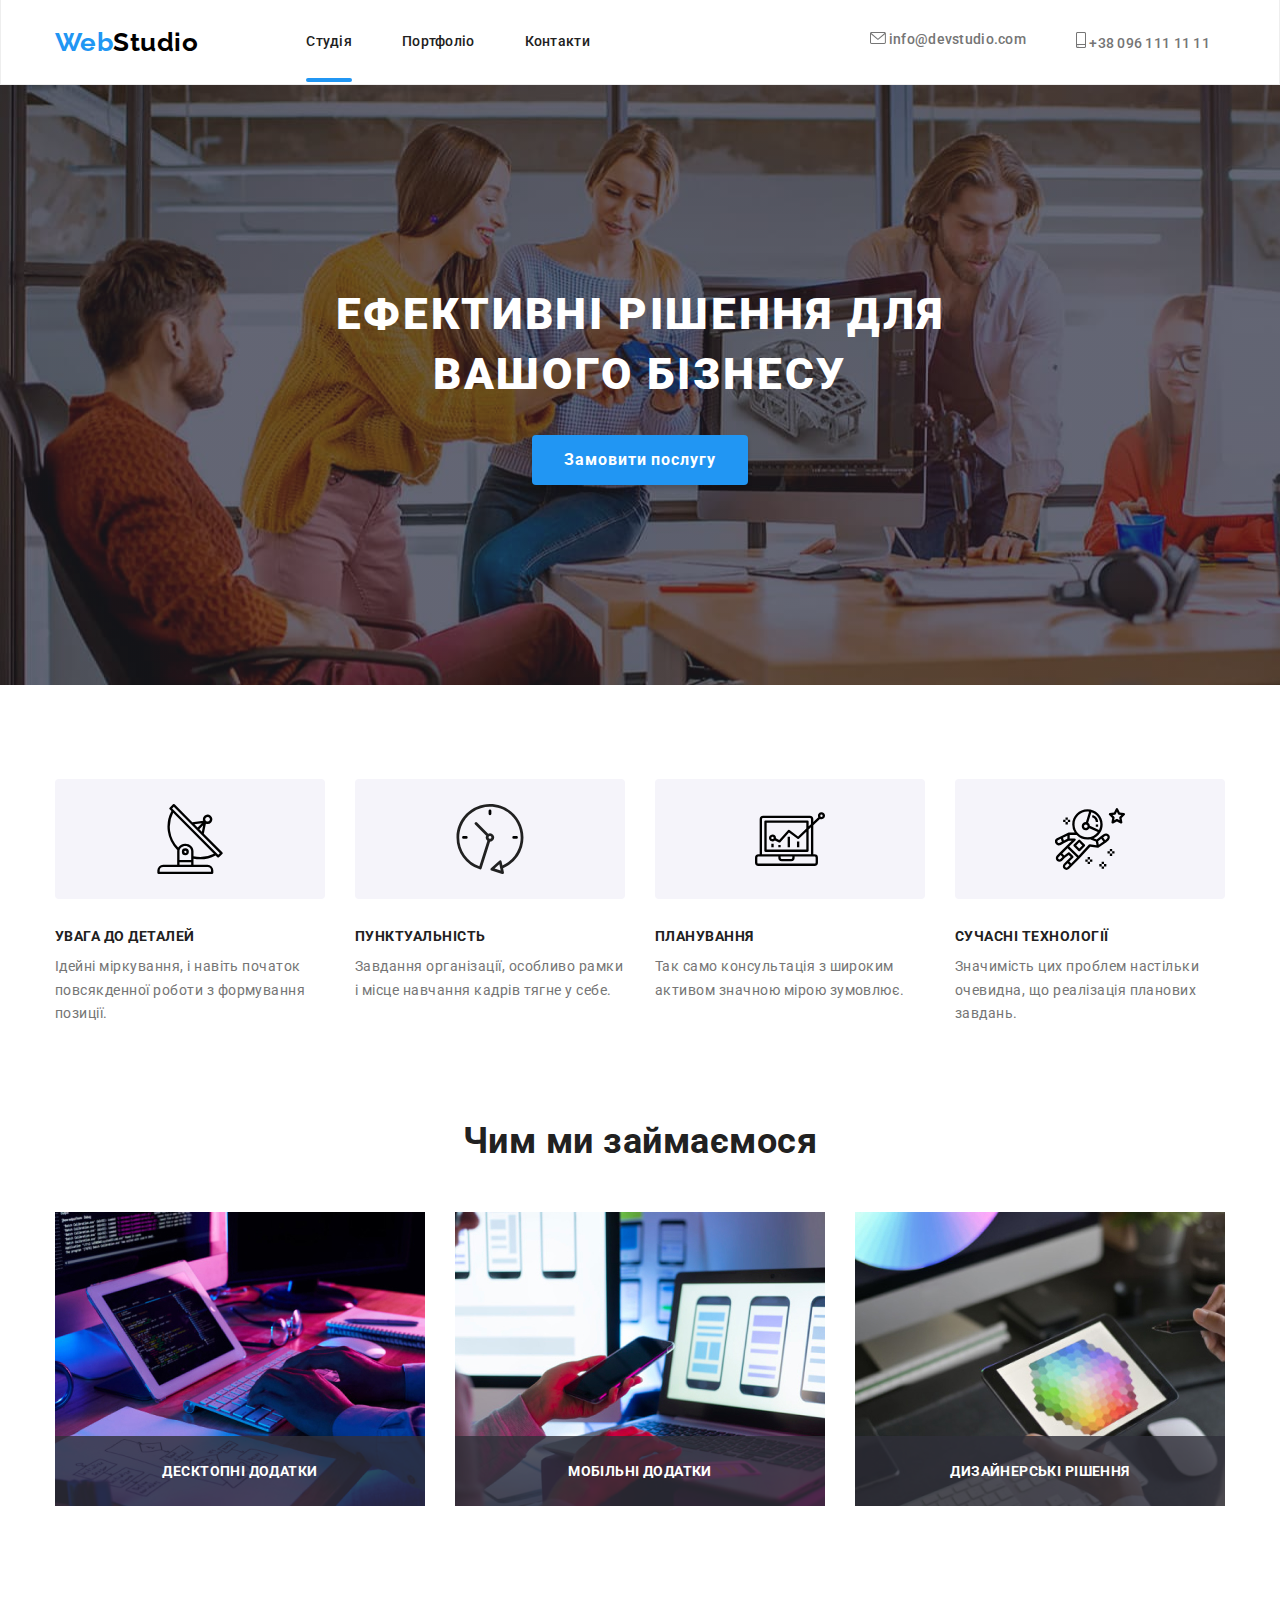
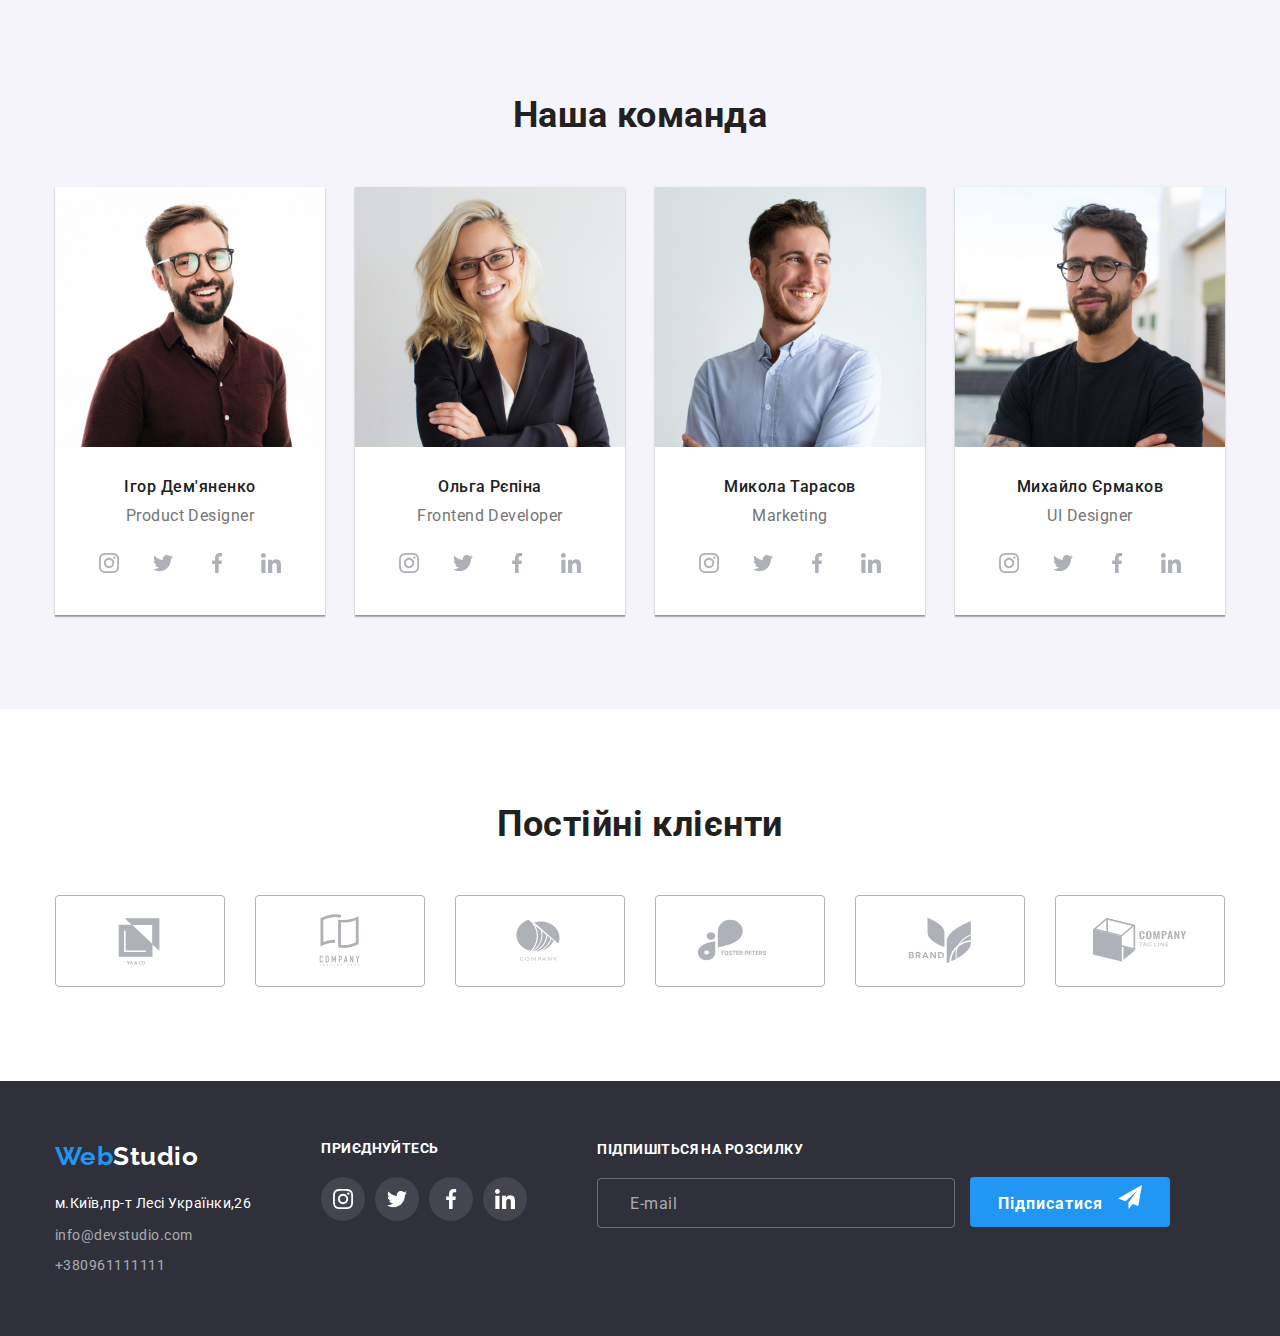
<file: index.html>
<!DOCTYPE html>
<html lang="uk">
  <head>
    <meta charset="UTF-8" />
    <meta http-equiv="X-UA-Compatible" content="IE=edge" />
    <meta name="viewport" content="width=device-width, initial-scale=1.0" />
    <title>Студія</title>
    <link rel="preconnect" href="https://fonts.googleapis.com" />
    <link rel="preconnect" href="https://fonts.gstatic.com" crossorigin />
    <link
      href="https://fonts.googleapis.com/css2?family=Raleway:wght@700&family=Roboto:wght@400;500;700;900&display=swap"
      rel="stylesheet"
    />
    <link
      rel="stylesheet"
      href="https://cdnjs.cloudflare.com/ajax/libs/modern-normalize/1.1.0/modern-normalize.min.css"
    />
    <link rel="stylesheet" href="css/styles.css" />
    <link rel="stylesheet" href="./css/main.min.css" />
  </head>
  <body>
    <header class="header">
      <div class="container header__container">
        <a href="./index.html" class="logo header__logo"
          >Web<span class="blackstudio">Studio</span></a
        >
        <nav class="container main-nav">
          <ul class="site-nav">
            <li class="site-nav__item">
              <a href="./index.html" class="site-nav__link link current"
                >Студія</a
              >
            </li>
            <li class="site-nav__item">
              <a href="./portfolio.html" class="site-nav__link link"
                >Портфоліо</a
              >
            </li>
            <li class="site-nav__item">
              <a href="./index.html" class="site-nav__link link">Контакти</a>
            </li>
          </ul>
          <ul class="auto-nav">
            <li class="auto-nav__item">
              <a href="mailto:info@devstudio.com" class="auto-nav__link link">
                <svg class="auto-nav__mail link" width="16" height="12">
                  <use href="./images/icons.svg#icon-envelope"></use>
                </svg>
                info@devstudio.com</a
              >
            </li>
            <li class="auto-nav__item">
              <a href="tel:+380961111111" class="auto-nav__link link">
                <svg class="auto-nav__tel link" width="10" height="16">
                  <use href="./images/icons.svg#icon-smartphone"></use>
                </svg>
                +38 096 111 11 11</a
              >
            </li>
          </ul>
        </nav>
      </div>
    </header>

    <main class="main">
      <section class="hero">
        <div class="container hero__container">
          <h1 class="hero__title">ЕФЕКТИВНІ РІШЕННЯ ДЛЯ ВАШОГО БІЗНЕСУ</h1>
          <button type="button" class="hero__button-primary" data-modal-open>
            Замовити послугу
          </button>
        </div>
      </section>

      <section class="feature">
        <div class="container feature__container">
          <h2 class="feature__visually-hidden">Особливості</h2>
          <ul class="feature-list">
            <li class="feature-list__item">
              <div class="feature-list__soc-list">
                <a href="" class="feature-list__soc-link link">
                  <svg class="feature-list__soc-icon" width="70" height="70">
                    <use href="./images/icons.svg#icon-antenna"></use>
                  </svg>
                </a>
              </div>
              <h3 class="feature-list__list-name">УВАГА ДО ДЕТАЛЕЙ</h3>
              <p class="feature-list__sense">
                Ідейні міркування, і навіть початок повсякденної роботи з
                формування позиції.
              </p>
            </li>
            <li class="feature-list__item">
              <div class="feature-list__soc-list">
                <a href="" class="feature-list__soc-link link">
                  <svg class="feature-list__soc-icon" width="70" height="70">
                    <use href="./images/icons.svg#icon-clock"></use>
                  </svg>
                </a>
              </div>
              <h3 class="feature-list__list-name">ПУНКТУАЛЬНІСТЬ</h3>
              <p class="feature-list__sense">
                Завдання організації, особливо рамки і місце навчання кадрів
                тягне у себе.
              </p>
            </li>
            <li class="feature-list__item">
              <div class="feature-list__soc-list">
                <a href="" class="feature-list__soc-link link">
                  <svg class="feature-list__soc-icon" width="70" height="70">
                    <use href="./images/icons.svg#icon-diagram"></use>
                  </svg>
                </a>
              </div>
              <h3 class="feature-list__list-name">ПЛАНУВАННЯ</h3>
              <p class="feature-list__sense">
                Так само консультація з широким активом значною мірою зумовлює.
              </p>
            </li>
            <li class="feature-list__item">
              <div class="feature-list__soc-list">
                <a href="" class="feature-list__soc-link link">
                  <svg class="feature-list__soc-icon" width="70" height="70">
                    <use href="./images/icons.svg#icon-astronaut"></use>
                  </svg>
                </a>
              </div>
              <h3 class="feature-list__list-name">СУЧАСНІ ТЕХНОЛОГІЇ</h3>
              <p class="feature-list__sense">
                Значимість цих проблем настільки очевидна, що реалізація
                планових завдань.
              </p>
            </li>
          </ul>
        </div>
      </section>

      <section class="section">
        <div class="container">
          <h2 class="section-title">Чим ми займаємося</h2>
          <ul class="images-list">
            <li class="images-list-box">
              <div class="images-top">
                <img
                  src="images/box1.jpg"
                  alt="box1"
                  width="370"
                  height="294"
                />
                <div class="images-bottom">
                  <p class="work-title">ДЕСКТОПНІ ДОДАТКИ</p>
                </div>
              </div>
            </li>
            <li class="images-list-box">
              <div class="images-top">
                <img
                  src="images/box2.jpg"
                  alt="box2"
                  width="370"
                  height="294"
                />
                <div class="images-bottom">
                  <p class="work-title">МОБІЛЬНІ ДОДАТКИ</p>
                </div>
              </div>
            </li>
            <li class="images-list-box">
              <div class="images-top">
                <img
                  src="images/box3.jpg"
                  alt="box3"
                  width="370"
                  height="294"
                />
                <div class="images-bottom">
                  <p class="work-title">ДИЗАЙНЕРСЬКІ РІШЕННЯ</p>
                </div>
              </div>
            </li>
          </ul>
        </div>
      </section>

      <section class="team">
        <div class="container">
          <h2 class="section-title">Наша команда</h2>
          <ul class="team-list">
            <li class="team-list-list">
              <img
                src="images/igordemianenko.jpg"
                alt="igordemianenko"
                width="270"
                height="260"
              />
              <div class="name-position">
                <h3 class="name">Ігор Дем'яненко</h3>
                <p class="position">Product Designer</p>
              </div>
              <ul class="team-soc-list list">
                <li class="team-soc-item">
                  <a href="" class="team-soc-link link">
                    <svg class="team-soc-icon" width="20" height="20">
                      <use href="./images/icons.svg#icon-instagram"></use>
                    </svg>
                  </a>
                </li>
                <li class="team-soc-item">
                  <a href="" class="team-soc-link link">
                    <svg class="team-soc-icon" width="20" height="20">
                      <use href="./images/icons.svg#icon-twitter"></use>
                    </svg>
                  </a>
                </li>
                <li class="team-soc-item">
                  <a href="" class="team-soc-link link">
                    <svg class="team-soc-icon" width="20" height="20">
                      <use href="./images/icons.svg#icon-facebook"></use>
                    </svg>
                  </a>
                </li>
                <li class="team-soc-item">
                  <a href="" class="team-soc-link link">
                    <svg class="team-soc-icon" width="20" height="20">
                      <use href="./images/icons.svg#icon-linkedin"></use>
                    </svg>
                  </a>
                </li>
              </ul>
            </li>
            <li class="team-list-list">
              <img
                src="images/olgarepina.jpg"
                alt="olgarepina"
                width="270"
                height="260"
              />
              <div class="name-position">
                <h3 class="name">Ольга Рєпіна</h3>
                <p class="position">Frontend Developer</p>
              </div>
              <ul class="team-soc-list list">
                <li class="team-soc-item">
                  <a href="" class="team-soc-link link">
                    <svg class="team-soc-icon" width="20" height="20">
                      <use href="./images/icons.svg#icon-instagram"></use>
                    </svg>
                  </a>
                </li>
                <li class="team-soc-item">
                  <a href="" class="team-soc-link link">
                    <svg class="team-soc-icon" width="20" height="20">
                      <use href="./images/icons.svg#icon-twitter"></use>
                    </svg>
                  </a>
                </li>
                <li class="team-soc-item">
                  <a href="" class="team-soc-link link">
                    <svg class="team-soc-icon" width="20" height="20">
                      <use href="./images/icons.svg#icon-facebook"></use>
                    </svg>
                  </a>
                </li>
                <li class="team-soc-item">
                  <a href="" class="team-soc-link link">
                    <svg class="team-soc-icon" width="20" height="20">
                      <use href="./images/icons.svg#icon-linkedin"></use>
                    </svg>
                  </a>
                </li>
              </ul>
            </li>
            <li class="team-list-list">
              <img
                src="images/mykolatarasov.jpg"
                alt="mykolatarasov"
                width="270"
                height="260"
              />
              <div class="name-position">
                <h3 class="name">Микола Тарасов</h3>
                <p class="position">Marketing</p>
              </div>
              <ul class="team-soc-list list">
                <li class="team-soc-item">
                  <a href="" class="team-soc-link link">
                    <svg class="team-soc-icon" width="20" height="20">
                      <use href="./images/icons.svg#icon-instagram"></use>
                    </svg>
                  </a>
                </li>
                <li class="team-soc-item">
                  <a href="" class="team-soc-link link">
                    <svg class="team-soc-icon" width="20" height="20">
                      <use href="./images/icons.svg#icon-twitter"></use>
                    </svg>
                  </a>
                </li>
                <li class="team-soc-item">
                  <a href="" class="team-soc-link link">
                    <svg class="team-soc-icon" width="20" height="20">
                      <use href="./images/icons.svg#icon-facebook"></use>
                    </svg>
                  </a>
                </li>
                <li class="team-soc-item">
                  <a href="" class="team-soc-link link">
                    <svg class="team-soc-icon" width="20" height="20">
                      <use href="./images/icons.svg#icon-linkedin"></use>
                    </svg>
                  </a>
                </li>
              </ul>
            </li>
            <li class="team-list-list">
              <img
                src="images/myhailoyermakov.jpg"
                alt="myhailoyermakov"
                width="270"
                height="260"
              />
              <div class="name-position">
                <h3 class="name">Михайло Єрмаков</h3>
                <p class="position">UI Designer</p>
              </div>
              <ul class="team-soc-list list">
                <li class="team-soc-item">
                  <a href="" class="team-soc-link link">
                    <svg class="team-soc-icon" width="20" height="20">
                      <use href="./images/icons.svg#icon-instagram"></use>
                    </svg>
                  </a>
                </li>
                <li class="team-soc-item">
                  <a href="" class="team-soc-link link">
                    <svg class="team-soc-icon" width="20" height="20">
                      <use href="./images/icons.svg#icon-twitter"></use>
                    </svg>
                  </a>
                </li>
                <li class="team-soc-item">
                  <a href="" class="team-soc-link link">
                    <svg class="team-soc-icon" width="20" height="20">
                      <use href="./images/icons.svg#icon-facebook"></use>
                    </svg>
                  </a>
                </li>
                <li class="team-soc-item">
                  <a href="" class="team-soc-link link">
                    <svg class="team-soc-icon" width="20" height="20">
                      <use href="./images/icons.svg#icon-linkedin"></use>
                    </svg>
                  </a>
                </li>
              </ul>
            </li>
          </ul>
        </div>
      </section>

      <section class="section">
        <div class="container">
          <h2 class="client-title">Постійні клієнти</h2>
          <ul class="clients">
            <li class="client-soc-list">
              <a href="" class="client-soc-link link">
                <svg class="client-soc-icon" width="106" height="60">
                  <use href="./images/icons.svg#icon-logo"></use>
                </svg>
              </a>
            </li>
            <li class="client-soc-list">
              <a href="" class="client-soc-link link">
                <svg class="client-soc-icon" width="106" height="60">
                  <use href="./images/icons.svg#icon-logo1"></use>
                </svg>
              </a>
            </li>
            <li class="client-soc-list">
              <a href="" class="client-soc-link link">
                <svg class="client-soc-icon" width="106" height="60">
                  <use href="./images/icons.svg#icon-logo2"></use>
                </svg>
              </a>
            </li>
            <li class="client-soc-list">
              <a href="" class="client-soc-link link">
                <svg class="client-soc-icon" width="106" height="60">
                  <use href="./images/icons.svg#icon-logo4"></use>
                </svg>
              </a>
            </li>
            <li class="client-soc-list">
              <a href="" class="client-soc-link link">
                <svg class="client-soc-icon" width="106" height="60">
                  <use href="./images/icons.svg#icon-logo6"></use>
                </svg>
              </a>
            </li>
            <li class="client-soc-list">
              <a href="" class="client-soc-link link">
                <svg class="client-soc-icon" width="106" height="60">
                  <use href="./images/icons.svg#icon-logo5"></use>
                </svg>
              </a>
            </li>
          </ul>
        </div>
      </section>
    </main>

    <footer class="footer">
      <div class="container container-brand">
        <div class="contacts-information">
          <a href="/index.html" class="logo"
            >Web<span class="whitestudio">Studio</span></a
          >
          <address class="contacts-address">
            <ul class="address-title">
              <li class="address-title-link">
                <a href="/" class="link-footer-form"
                  >м.Київ,пр-т Лесі Українки,26</a
                >
              </li>
              <li class="address-title-link">
                <a href="mailto:info@devstudio.com" class="link-footer"
                  >info@devstudio.com</a
                >
              </li>
              <li class="address-title-link">
                <a href="tel:+380961111111" class="link-footer"
                  >+380961111111</a
                >
              </li>
            </ul>
          </address>
        </div>
        <div class="information">
          <h2 class="footer-nav-title">Приєднуйтесь</h2>
          <ul class="social-information">
            <li class="footer-soc-list">
              <a href="" class="footer-soc-link link">
                <svg class="footer-soc-icon" width="20" height="20">
                  <use href="./images/icons.svg#icon-instagramfooter"></use>
                </svg>
              </a>
            </li>
            <li class="footer-soc-list">
              <a href="" class="footer-soc-link link">
                <svg class="footer-soc-icon" width="20" height="20">
                  <use href="./images/icons.svg#icon-twitterfooter"></use>
                </svg>
              </a>
            </li>
            <li class="footer-soc-list">
              <a href="" class="footer-soc-link link">
                <svg class="footer-soc-icon" width="20" height="20">
                  <use href="./images/icons.svg#icon-facebookfooter"></use>
                </svg>
              </a>
            </li>
            <li class="footer-soc-list">
              <a href="" class="footer-soc-link link">
                <svg class="footer-soc-icon" width="20" height="20">
                  <use href="./images/icons.svg#icon-linkedinfooter"></use>
                </svg>
              </a>
            </li>
          </ul>
        </div>

        <div class="modal-footer">
          <p class="modal-footer-title">ПІДПИШІТЬСЯ НА РОЗСИЛКУ</p>
          <form class="footer-modal-form">
            <label class="footer-modal-label">
              <input
                type="text"
                class="footer-modal-input"
                name="user-mail"
                placeholder="E-mail"
              />
            </label>

            <button class="footer-submit" type="submit">
              Підписатися
              <svg class="footer-icon-send" width="24" height="24">
                <use href="./images/icons.svg#icon-send"></use>
              </svg>
            </button>
          </form>
        </div>
      </div>
    </footer>
    <div class="backdrop is-hidden" data-modal>
      <div class="modal">
        <button class="close-btn" type="button">
          <svg class="close-btn-svg" width="30" height="30" data-modal-close>
            <use href="./images/icons.svg#icon-close"></use>
          </svg>
        </button>

        <p class="modal-title">Залиште свої дані, ми вам передзвонимо</p>
        <form class="modal-form">
          <div class="modal-list">
            <label class="modal-label"
              ><span class="modal-field">Ім'я</span>
              <span class="input-wrap">
                <input type="text" class="modal-input" name="user-name" />
                <svg class="input-icon" width="18" height="18">
                  <use href="./images/icons.svg#icon-person"></use>
                </svg>
              </span>
            </label>
          </div>

          <div class="modal-list">
            <label class="modal-label"
              ><span class="modal-field">Телефон</span>
              <span class="input-wrap">
                <input type="text" class="modal-input" name="user-tel" />
                <svg class="input-icon" width="18" height="18">
                  <use href="./images/icons.svg#icon-phone"></use>
                </svg>
              </span>
            </label>
          </div>
          <div class="modal-list">
            <label class="modal-label"
              ><span class="modal-field">Пошта</span>
              <span class="input-wrap">
                <input type="text" class="modal-input" name="user-mail" />
                <svg class="input-icon" width="18" height="18">
                  <use href="./images/icons.svg#icon-email"></use>
                </svg>
              </span>
            </label>
          </div>
          <div class="modal-list">
            <label class="modal-label"
              ><span class="modal-field">Коментар</span>
              <textarea
                name="user-coment"
                id="user-comment"
                class="modal-text"
                placeholder="Введіть текст"
                cols="30"
                rows="10"
              ></textarea>
            </label>
          </div>
          <input
            type="checkbox"
            class="input-check visually-hidden"
            name="privacy"
            value="true"
            id="privacy"
          />
          <label for="privacy" class="check-text">
            <span>
              <svg class="check-icon" width="16" height="15">
                <use href="./images/icons.svg#icon-vector"></use>
              </svg>
            </span>
            Погоджуюся з розсилкою та приймаю
            <a class="register-form-link" href="">Умови договору</a>
          </label>

          <button class="modal-submit" type="submit">Відправити</button>
        </form>
      </div>
    </div>
    <script src="./js/modal.js"></script>
  </body>
</html>
</file>
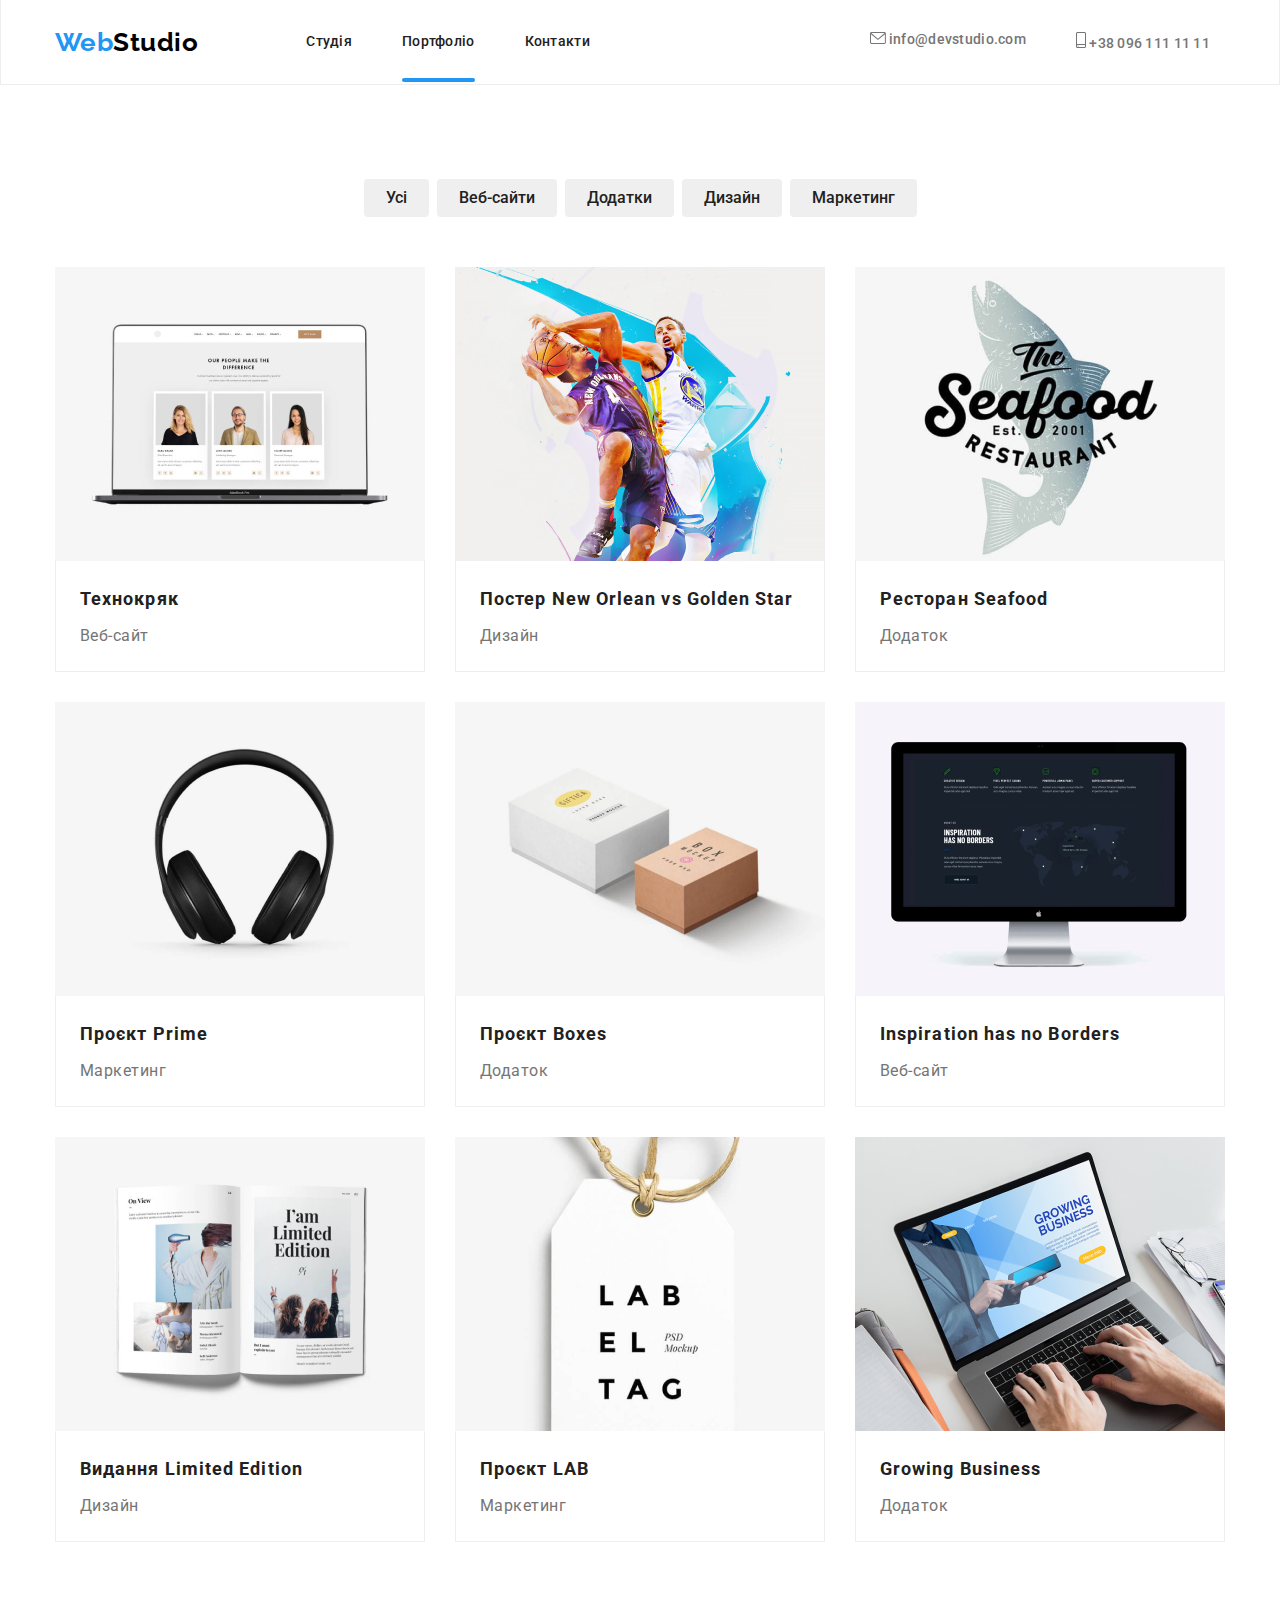
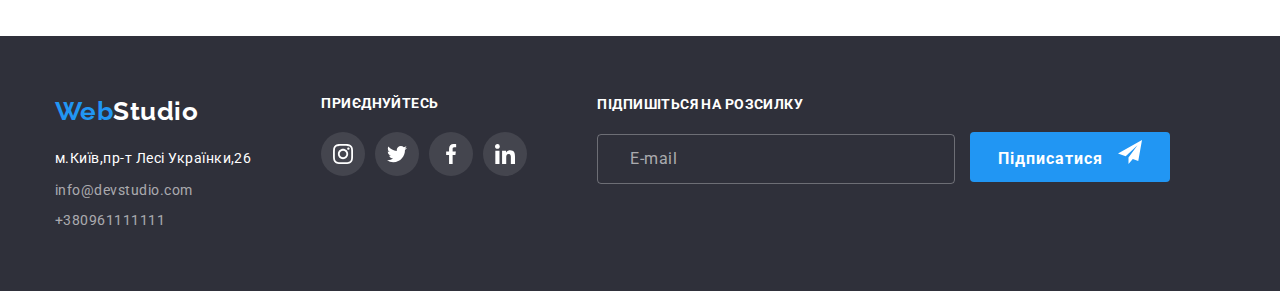
<file: portfolio.html>
<!DOCTYPE html>
<html lang="uk">
  <head>
    <meta charset="UTF-8" />
    <meta http-equiv="X-UA-Compatible" content="IE=edge" />
    <meta name="viewport" content="width=device-width, initial-scale=1.0" />
    <title>Портфоліо</title>
    <link rel="preconnect" href="https://fonts.googleapis.com" />
    <link rel="preconnect" href="https://fonts.gstatic.com" crossorigin />
    <link
      href="https://fonts.googleapis.com/css2?family=Raleway:wght@700&family=Roboto:wght@400;500;700;900&display=swap"
      rel="stylesheet"
    />
    <link
      rel="stylesheet"
      href="https://cdnjs.cloudflare.com/ajax/libs/modern-normalize/1.1.0/modern-normalize.min.css"
    />
    <link rel="stylesheet" href="css/styles.css" />
    <link rel="stylesheet" href="./css/main.min.css" />
  </head>
  <body>
    <header class="header">
      <div class="container header__container">
        <a href="./index.html" class="logo header__logo"
          >Web<span class="blackstudio">Studio</span></a
        >
        <nav class="container main-nav">
          <ul class="site-nav">
            <li class="site-nav__item">
              <a href="./index.html" class="site-nav__link link "
                >Студія</a
              >
            </li>
            <li class="site-nav__item">
              <a href="./portfolio.html" class="site-nav__link link current"
                >Портфоліо</a
              >
            </li>
            <li class="site-nav__item">
              <a href="./index.html" class="site-nav__link link">Контакти</a>
            </li>
          </ul>
          <ul class="auto-nav">
            <li class="auto-nav__item">
              <a href="mailto:info@devstudio.com" class="auto-nav__link link">
                <svg class="auto-nav__mail link" width="16" height="12">
                  <use href="./images/icons.svg#icon-envelope"></use>
                </svg>
                info@devstudio.com</a
              >
            </li>
            <li class="auto-nav__item">
              <a href="tel:+380961111111" class="auto-nav__link link">
                <svg class="auto-nav__tel link" width="10" height="16">
                  <use href="./images/icons.svg#icon-smartphone"></use>
                </svg>
                +38 096 111 11 11</a
              >
            </li>
          </ul>
        </nav>
      </div>
    </header>

    <main class="main">
      <section class="navigation">
        <div class="container">
          <h2 class="visually-hidden">Навігація</h2>
          <ul class="buttons">
            <li class="buttons-list">
              <button type="button" class="button secondary">Усі</button>
            </li>
            <li class="buttons-list">
              <button type="button" class="button secondary">Веб-сайти</button>
            </li>
            <li class="buttons-list">
              <button type="button" class="button secondary">Додатки</button>
            </li>
            <li class="buttons-list">
              <button type="button" class="button secondary">Дизайн</button>
            </li>
            <li class="buttons-list">
              <button type="button" class="button secondary">Маркетинг</button>
            </li>
          </ul>

          <ul class="project-list">
            <li class="project-list-list">
              <div class="project-top-wrap">
                <img
                  src="images/tehnokriak.jpg"
                  alt="tehnokriak"
                  width="370"
                  height="294"
                />
                <p class="project-top-text">
                  Ресурс пропонує комплесні пропозиції з різним рівнем
                  функціоналу та сервісів. Все це дозволить відвідувачу отримати
                  вичерпні відомості про компанію чи приватну особу.
                </p>
              </div>
              <div class="project-position">
                <h3 class="project-title">Технокряк</h3>
                <p class="title">Веб-сайт</p>
              </div>
            </li>
            <li class="project-list-list">
              <div class="project-top-wrap">
                <img
                  src="images/posterneworlean.jpg"
                  alt="posterneworlean"
                  width="370"
                  height="294"
                />
                <p class="project-top-text">
                  Ресурс пропонує комплесні пропозиції з різним рівнем
                  функціоналу та сервісів. Все це дозволить відвідувачу отримати
                  вичерпні відомості про компанію чи приватну особу.
                </p>
              </div>
              <div class="project-position">
                <h3 class="project-title">Постер New Orlean vs Golden Star</h3>
                <p class="title">Дизайн</p>
              </div>
            </li>
            <li class="project-list-list">
              <div class="project-top-wrap">
                <img
                  src="images/seafood.jpg"
                  alt="seafood"
                  width="370"
                  height="294"
                />
                <p class="project-top-text">
                  Ресурс пропонує комплесні пропозиції з різним рівнем
                  функціоналу та сервісів. Все це дозволить відвідувачу отримати
                  вичерпні відомості про компанію чи приватну особу.
                </p>
              </div>
              <div class="project-position">
                <h3 class="project-title">Ресторан Seafood</h3>
                <p class="title">Додаток</p>
              </div>
            </li>
            <li class="project-list-list">
              <div class="project-top-wrap">
                <img
                  src="images/projectprime.jpg"
                  alt="projectprime"
                  width="370"
                  height="294"
                />
                <p class="project-top-text">
                  Ресурс пропонує комплесні пропозиції з різним рівнем
                  функціоналу та сервісів. Все це дозволить відвідувачу отримати
                  вичерпні відомості про компанію чи приватну особу.
                </p>
              </div>
              <div class="project-position">
                <h3 class="project-title">Проєкт Prime</h3>
                <p class="title">Маркетинг</p>
              </div>
            </li>
            <li class="project-list-list">
              <div class="project-top-wrap">
                <img
                  src="images/projectboxes.jpg"
                  alt="projectboxes"
                  width="370"
                  height="294"
                />
                <p class="project-top-text">
                  Ресурс пропонує комплесні пропозиції з різним рівнем
                  функціоналу та сервісів. Все це дозволить відвідувачу отримати
                  вичерпні відомості про компанію чи приватну особу.
                </p>
              </div>
              <div class="project-position">
                <h3 class="project-title">Проєкт Boxes</h3>
                <p class="title">Додаток</p>
              </div>
            </li>
            <li class="project-list-list">
              <div class="project-top-wrap">
                <img
                  src="images/inspiration.jpg"
                  alt="inspiration"
                  width="370"
                  height="294"
                />
                <p class="project-top-text">
                  Ресурс пропонує комплесні пропозиції з різним рівнем
                  функціоналу та сервісів. Все це дозволить відвідувачу отримати
                  вичерпні відомості про компанію чи приватну особу.
                </p>
              </div>
              <div class="project-position">
                <h3 class="project-title">Inspiration has no Borders</h3>
                <p class="title">Веб-сайт</p>
              </div>
            </li>
            <li class="project-list-list">
              <div class="project-top-wrap">
                <img
                  src="images/limitededition.jpg"
                  alt="limitededition"
                  width="370"
                  height="294"
                />
                <p class="project-top-text">
                  Ресурс пропонує комплесні пропозиції з різним рівнем
                  функціоналу та сервісів. Все це дозволить відвідувачу отримати
                  вичерпні відомості про компанію чи приватну особу.
                </p>
              </div>
              <div class="project-position">
                <h3 class="project-title">Видання Limited Edition</h3>
                <p class="title">Дизайн</p>
              </div>
            </li>
            <li class="project-list-list">
              <div class="project-top-wrap">
                <img
                  src="images/projectlab.jpg"
                  alt="projectlab"
                  width="370"
                  height="294"
                />
                <p class="project-top-text">
                  Ресурс пропонує комплесні пропозиції з різним рівнем
                  функціоналу та сервісів. Все це дозволить відвідувачу отримати
                  вичерпні відомості про компанію чи приватну особу.
                </p>
              </div>
              <div class="project-position">
                <h3 class="project-title">Проєкт LAB</h3>
                <p class="title">Маркетинг</p>
              </div>
            </li>
            <li class="project-list-list">
              <div class="project-top-wrap">
                <img
                  src="images/growingbusiness.jpg"
                  alt="growingbusiness"
                  width="370"
                  height="294"
                />
                <p class="project-top-text">
                  Ресурс пропонує комплесні пропозиції з різним рівнем
                  функціоналу та сервісів. Все це дозволить відвідувачу отримати
                  вичерпні відомості про компанію чи приватну особу.
                </p>
              </div>
              <div class="project-position">
                <h3 class="project-title">Growing Business</h3>
                <p class="title">Додаток</p>
              </div>
            </li>
          </ul>
        </div>
      </section>
    </main>

    <footer class="footer">
      <div class="container container-brand">
        <div class="contacts-information">
          <a href="/index.html" class="logo"
            >Web<span class="whitestudio">Studio</span></a
          >
          <address class="contacts-address">
            <ul class="address-title">
              <li class="address-title-link">
                <a href="/" class="link-footer-form"
                  >м.Київ,пр-т Лесі Українки,26</a
                >
              </li>
              <li class="address-title-link">
                <a href="mailto:info@devstudio.com" class="link-footer"
                  >info@devstudio.com</a
                >
              </li>
              <li class="address-title-link">
                <a href="tel:+380961111111" class="link-footer"
                  >+380961111111</a
                >
              </li>
            </ul>
          </address>
        </div>
        <div class="information">
          <h2 class="footer-nav-title">Приєднуйтесь</h2>
          <ul class="social-information">
            <li class="footer-soc-list">
              <a href="" class="footer-soc-link link">
                <svg class="footer-soc-icon" width="20" height="20">
                  <use href="./images/icons.svg#icon-instagramfooter"></use>
                </svg>
              </a>
            </li>
            <li class="footer-soc-list">
              <a href="" class="footer-soc-link link">
                <svg class="footer-soc-icon" width="20" height="20">
                  <use href="./images/icons.svg#icon-twitterfooter"></use>
                </svg>
              </a>
            </li>
            <li class="footer-soc-list">
              <a href="" class="footer-soc-link link">
                <svg class="footer-soc-icon" width="20" height="20">
                  <use href="./images/icons.svg#icon-facebookfooter"></use>
                </svg>
              </a>
            </li>
            <li class="footer-soc-list">
              <a href="" class="footer-soc-link link">
                <svg class="footer-soc-icon" width="20" height="20">
                  <use href="./images/icons.svg#icon-linkedinfooter"></use>
                </svg>
              </a>
            </li>
          </ul>
        </div>
        <div class="modal-footer">
          <p class="modal-footer-title">ПІДПИШІТЬСЯ НА РОЗСИЛКУ</p>
          <form class="footer-modal-form">
            <label class="footer-modal-label">
              <input
                type="text"
                class="footer-modal-input"
                name="user-mail"
                placeholder="E-mail"
              />
            </label>

            <button class="footer-submit" type="submit">
              Підписатися
              <svg class="footer-icon-send" width="24" height="24">
                <use href="./images/icons.svg#icon-send"></use>
              </svg>
            </button>
          </form>
        </div>
      </div>
    </footer>
  </body>
</html>
</file>
<file: css/styles.css>
/*general*/
















                                    /*index.html*/












                                /*portfolio.html*/
</file>
<file: css/main.min.css>
*{list-style:none;box-sizing:border-box}p,h1,h2,h3,h4,h5,h6{margin:0}ul,ol{margin:0;padding-left:0;list-style:none}button{cursor:pointer;font-family:inherit}address{font-style:normal}a{text-decoration:none}img{display:block}:root{--primary-text-color: #212121;--title-text-color: #757575;--accent-color: #2196F3;--primary-bg-color: #F5F4FA;--primary-white-color: #F5F5F5;--header-white-color: #FFFFFF;--hero-color: #2F303A;--button-hero-color: #188CE8;--header-logo-color: #000000;--icon-color: #AFB1B8}.visually-hidden{position:absolute;width:1px;height:1px;margin:-1px;border:0;padding:0;white-space:nowrap;-webkit-clip-path:inset(100%);clip-path:inset(100%);clip:rect(0 0 0 0);overflow:hidden}body{color:var(--primary-text-color);font-family:Roboto,sans-serif;font-style:normal;letter-spacing:.03em}ul{list-style:none}button{font-family:inherit}.list{padding:0;margin:0;list-style:none}.navigation-title,.feature-title{display:none}.container{width:1200px;padding-left:15px;padding-right:15px;margin:0 auto}.section{padding-top:94px;padding-bottom:94px}.section-title{margin-top:0;margin-bottom:50px;color:var(--primary-text-color);font-weight:700;font-size:36px;line-height:1.17;text-align:center}.logo{margin-top:0;margin-bottom:20px;color:var(--accent-color);font-family:Raleway,sans-serif;font-weight:700;font-size:26px;line-height:1.19;text-decoration:none}.header{border:1px solid #eee;border-top:none;background-color:var(--header-white-color)}.header__container{display:flex;align-items:center}.header__logo{margin-top:0;margin-bottom:0;color:var(--accent-color);font-family:Raleway,sans-serif;font-weight:700;font-size:26px;line-height:1.19;text-decoration:none}.header__logo .blackstudio{color:var(--header-logo-color)}.main-nav{display:flex;align-items:center}.site-nav{display:flex;margin-left:93px}.site-nav__item+.site-nav__item,.auto-nav__item+.auto-nav__item{margin-left:50px}.site-nav__link{display:block;padding-top:32px;padding-bottom:32px;color:var(--primary-text-color);font-weight:500;font-size:14px;line-height:1.14;letter-spacing:.02em;text-decoration:none;transition:color 250ms cubic-bezier(0.4, 0, 0.2, 1)}.site-nav__link:hover,.site-nav__link:focus{color:var(--accent-color)}.site-nav__link .current{color:var(--accent-color)}.site-nav__item{position:relative}.current::after{content:"";position:absolute;bottom:0;left:0;width:100%;height:4px;border-radius:2px;background:var(--accent-color)}.auto-nav{display:flex;margin-left:auto}.auto-nav__link{display:block;padding-top:32px;padding-bottom:32px;color:var(--title-text-color);font-weight:500;font-size:14px;line-height:1.14;letter-spacing:.02em;text-decoration:none;transition:color 250ms cubic-bezier(0.4, 0, 0.2, 1)}.auto-nav__link:hover,.auto-nav__link:focus{color:var(--accent-color)}.auto-nav__mail{fill:var(--title-text-color);transition:fill 250ms cubic-bezier(0.4, 0, 0.2, 1)}.auto-nav__mail:hover,.auto-nav__mail:focus{fill:var(--accent-color)}.auto-nav__tel{fill:var(--title-text-color);transition:fill 250ms cubic-bezier(0.4, 0, 0.2, 1)}.auto-nav__tel:hover,.auto-nav__tel:focus{fill:var(--accent-color)}.hero{padding-top:200px;padding-bottom:200px;background-color:var(--hero-color);background-image:linear-gradient(rgba(47, 48, 58, 0.4), rgba(47, 48, 58, 0.4)),url(../images/hero-bg.jpg);background-repeat:no-repeat;background-size:cover;max-width:1600px;margin:0 auto}.hero__title{margin:0 auto;margin-bottom:30px;max-width:696px;text-transform:uppercase;color:var(--header-white-color);font-weight:900;font-size:44px;line-height:1.36;letter-spacing:.06em;text-align:center}.hero__button-primary{width:216px;height:50px;display:block;border-radius:4px;box-shadow:0px 4px 4px rgba(0,0,0,.15);margin:0 auto;border-style:none;transition:background-color 250ms cubic-bezier(0.4, 0, 0.2, 1),color 250ms cubic-bezier(0.4, 0, 0.2, 1);color:var(--header-white-color);background-color:var(--accent-color);font-weight:700;font-size:16px;line-height:1.88;text-align:center;letter-spacing:.06em;cursor:pointer}.hero__button-primary:hover,.hero__button-primary:focus{color:var(--primary-white-color);background-color:var(--button-hero-color)}.feature{padding-top:94px}.feature__visually-hidden{position:absolute;width:1px;height:1px;margin:-1px;border:0;padding:0;white-space:nowrap;-webkit-clip-path:inset(100%);clip-path:inset(100%);clip:rect(0 0 0 0);overflow:hidden}.feature-list{display:flex;gap:30px}.feature-list__item{width:calc((100% - 90px)/4)}.feature-list__soc-list{display:flex;justify-content:center;border-radius:4px;width:270px;height:120px;margin-bottom:30px;background-color:var(--primary-bg-color)}.feature-list__soc-link{width:100%;height:100%;display:flex;justify-content:center;align-items:center}.feature-list__list-name{margin-top:0;margin-bottom:10px;color:var(--primary-text-color);font-weight:700;font-size:14px;line-height:1.14}.feature-list__sense{margin-top:0;margin-bottom:0;color:var(--title-text-color);font-size:14px;line-height:1.71}.images-list{display:flex;gap:30px}.images-list-box{width:calc((100% - 60px)/3)}.images-top{position:relative}.images-bottom{position:absolute;bottom:0;left:0;width:370px;height:70px;background-color:rgba(47,48,58,.8)}.work-title{padding-top:27px;padding-bottom:27px;font-weight:700;font-size:14px;line-height:1.1428571429;text-align:center;letter-spacing:.03em;text-transform:uppercase;color:var(--header-white-color)}.team{padding-top:94px;padding-bottom:94px;background-color:var(--primary-bg-color)}.team-list{display:flex;gap:30px}.team-list-list{width:calc((100% - 90px)/4);background-color:var(--header-white-color);box-shadow:0px 1px 3px rgba(0,0,0,.12),0px 1px 1px rgba(0,0,0,.14),0px 2px 1px rgba(0,0,0,.2)}.name-position{padding-top:30px;padding-bottom:0}.team .name{margin-top:0px;margin-bottom:10px;color:var(--primary-text-color);font-weight:500;font-size:16px;line-height:1.19;text-align:center}.team .position{margin-top:0;margin-bottom:16px;color:var(--title-text-color);font-size:16px;line-height:1.19;text-align:center}.team-soc-list{margin-top:0;margin-bottom:30px;display:flex;justify-content:center;gap:10px}.team-soc-item{margin-top:0;margin-bottom:0;width:44px;height:44px}.team-soc-link{width:100%;height:100%;border-radius:50%;background-color:var(--header-white-color);display:flex;justify-content:center;align-items:center;transition:background-color 250ms cubic-bezier(0.4, 0, 0.2, 1)}.team-soc-link:hover,.team-soc-link:focus{background-color:var(--accent-color)}.team-soc-icon{fill:var(--icon-color)}.team-soc-icon:hover,.team-soc-icon:focus{color:var(--header-white-color)}.team-soc-link .team-soc-icon{transition:fill 250ms cubic-bezier(0.4, 0, 0.2, 1)}.team-soc-link:hover .team-soc-icon,.team-soc-link:focus .team-soc-icon{fill:var(--header-white-color)}.client-title{margin-top:0;margin-bottom:50px;color:var(--primary-text-color);font-weight:700;font-size:36px;line-height:1.17;text-align:center}.clients{display:flex;flex-wrap:wrap;margin:0;padding:0;list-style:none}.client-soc-list:not(:last-child){margin-right:30px}.client-soc-link{display:inline-flex;width:170px;height:92px;justify-content:center;align-items:center;color:var(--icon-color);border:1px solid var(--icon-color);border-radius:4px;transition:color 250ms cubic-bezier(0.4, 0, 0.2, 1),border 250ms cubic-bezier(0.4, 0, 0.2, 1)}.client-soc-link:hover,.client-soc-link:focus{border:1px solid var(--accent-color);color:var(--accent-color)}.client-soc-icon{fill:currentColor}.navigation{padding-top:94px;padding-bottom:94px}.buttons{margin-top:0;margin-bottom:50px;display:flex;justify-content:center;gap:8px}.buttons-list{margin-top:0;margin-bottom:0}.buttons .button.secondary{padding:6px 22px;color:var(--primary-text-color);font-weight:500;font-size:16px;line-height:1.63;text-align:center;text-decoration:none;cursor:pointer;border-radius:4px;border:1px solid rgba(0,0,0,0);border-style:none;transition:background-color 250ms cubic-bezier(0.4, 0, 0.2, 1),color 250ms cubic-bezier(0.4, 0, 0.2, 1),box-shadow 250ms cubic-bezier(0.4, 0, 0.2, 1)}.buttons .button.secondary:hover,.buttons .button.secondary:focus{color:var(--primary-white-color);background-color:var(--accent-color);box-shadow:1px 3px 1px rgba(0,0,0,.1),0px 1px 2px rgba(0,0,0,.8),0px 2px 2px rgba(0,0,0,.12)}.project-list{display:flex;flex-wrap:wrap;gap:30px}.project-list-list{width:calc((100% - 60px)/3)}.project-list-list:hover,.project-list-list:focus{box-shadow:0px 4px 4px rgba(0,0,0,.25)}.project-top-wrap{position:relative;overflow:hidden}.project-top-text{position:absolute;top:0;font-weight:400;font-size:18px;line-height:1.5555555556;letter-spacing:.03em;color:var(--header-white-color);background-color:rgba(33,150,243,.9);padding:63px 24px;height:100%;transform:translateY(100%);transition:transform 250ms cubic-bezier(0.4, 0, 0.2, 1);overflow:auto;pointer-events:none}.project-list-list:hover .project-top-text{transform:translateY(0)}.project-list-list:focus .project-top-text{transform:translateY(0)}.project-top-wrap:hover .project-top-text{opacity:1;transform:translateY(0)}.project-top-wrap:focus .project-top-text{opacity:1;transform:translateY(0)}.project-position{padding:20px 24px;border:1px solid #eee;border-top:none}.project-title{margin-top:0;margin-bottom:4px;color:var(--primary-text-color);font-weight:700;font-size:18px;line-height:2;letter-spacing:.06em}.title{margin-top:0;margin-bottom:0;color:var(--title-text-color);font-size:16px;line-height:1.88}.footer{padding-top:60px;padding-bottom:60px;background-color:var(--hero-color)}.container-brand{display:flex;gap:70px}.logo .whitestudio{margin-top:0;margin-bottom:0;color:var(--header-white-color)}.contacts-information{display:block}.address-title{margin-top:20px;margin-bottom:0}.address-title-link{margin-top:0;margin-bottom:9px}.address-title-link:last-child{margin-bottom:0}.link-footer-form{color:var(--header-white-color);font-style:normal;font-size:14px;line-height:1.71;text-decoration:none}.link-footer{color:rgba(255,255,255,.6);font-style:normal;font-size:14px;line-height:1.5;text-decoration:none;transition:color 250ms cubic-bezier(0.4, 0, 0.2, 1)}.link-footer:hover,.link-footer:focus{color:var(--accent-color)}.information{display:block}.footer-nav-title{display:flex;margin-top:0;margin-bottom:20px;color:var(--header-white-color);font-weight:700;font-size:14px;line-height:1.14;letter-spacing:.03em;text-transform:uppercase}.social-information{display:flex;align-items:baseline;gap:10px}.footer-soc-list{display:flex;justify-content:center;align-items:center;margin-top:0;margin-bottom:0}.footer-soc-link{display:flex;width:44px;height:44px;border-radius:50%;background-color:rgba(255,255,255,.1);justify-content:center;align-items:center;margin-bottom:0;margin-top:0;transition:background-color 250ms cubic-bezier(0.4, 0, 0.2, 1)}.footer-soc-link:hover,.footer-soc-link:focus{background-color:var(--accent-color)}.footer-soc-icon{fill:var(--header-white-color)}.footer-soc-icon:hover,.footer-soc-icon:focus{color:var(--header-white-color)}.backdrop{position:fixed;top:0;width:100%;height:100%;background-color:rgba(0,0,0,.2);transition:opacity 250ms linear,visibility 250ms linear}.modal{width:528px;height:581px;background-color:var(--header-white-color);box-shadow:0px 1px 3px rgba(0,0,0,.12),0px 1px 1px rgba(0,0,0,.12),0px 2px 1px rgba(0,0,0,.2);border-radius:4px;position:absolute;top:50%;left:50%;padding:40px;transform:translate(-50%, -50%) scaleY(1);transition:transform 250ms cubic-bezier(0.4, 0, 0.2, 1)}.backdrop.is-hidden .modal{transform:translate(-50%, -50%) scaleY(0)}.close-btn{position:absolute;right:8px;top:8px;width:30px;height:30px;border:none;border-radius:50%;background-color:rgba(0,0,0,0);display:flex;align-items:center;justify-content:center;border:1px solid rgba(0,0,0,.1)}.is-hidden{visibility:hidden;opacity:0;pointer-events:0}.close-btn-svg{transition:fill 250ms cubic-bezier(0.4, 0, 0.2, 1)}.close-btn-svg:hover,.close-btn-svg:focus{fill:var(--accent-color)}.modal-footer-title{font-weight:700;font-size:14px;line-height:1.1428571429;letter-spacing:.03em;color:var(--header-white-color);margin-bottom:20px}.footer-modal-input{width:358px;height:50px;border:1px solid rgba(255,255,255,.3);border-radius:4px;outline:rgba(0,0,0,0);background-color:rgba(0,0,0,0);font-size:16px;line-height:1.25;padding-left:16px;align-items:center;letter-spacing:.03em;color:rgba(255,255,255,.6)}.footer-modal-input::-moz-placeholder{font-size:16px;line-height:1.25;align-items:center;letter-spacing:.03em;color:rgba(255,255,255,.6);padding-left:16px}.footer-modal-input:-ms-input-placeholder{font-size:16px;line-height:1.25;align-items:center;letter-spacing:.03em;color:rgba(255,255,255,.6);padding-left:16px}.footer-modal-input::placeholder{font-size:16px;line-height:1.25;align-items:center;letter-spacing:.03em;color:rgba(255,255,255,.6);padding-left:16px}.footer-submit{width:200px;height:50px;background-color:var(--accent-color);border-radius:4px;font-weight:700;font-size:16px;line-height:1.875;align-items:center;text-align:center;letter-spacing:.06em;color:var(--header-white-color);border-style:none;margin-left:10px}.footer-icon-send{align-items:center;justify-content:center;margin-left:10px}.modal-list{margin-bottom:10px}.modal-title{font-weight:700;font-size:20px;line-height:1.15;text-align:center;letter-spacing:.03em;color:var(--primary-text-color);margin-bottom:12px}.modal-field{margin-bottom:10px}.modal-input{width:100%;height:40px;border:1px solid rgba(33,33,33,.2);border-radius:4px;outline:rgba(0,0,0,0);padding:11px 12px;font-size:12px;line-height:1.1666666667;letter-spacing:.01em;color:var(--title-text-color);transition:color 250ms cubic-bezier(0.4, 0, 0.2, 1),border 250ms cubic-bezier(0.4, 0, 0.2, 1)}.modal-input:hover,.modal-input:focus{border-color:var(--accent-color)}.modal-input::-moz-placeholder{font-size:12px;line-height:1.1666666667;letter-spacing:.01em;color:rgba(117,117,117,.5)}.modal-input:-ms-input-placeholder{font-size:12px;line-height:1.1666666667;letter-spacing:.01em;color:rgba(117,117,117,.5)}.modal-input::placeholder{font-size:12px;line-height:1.1666666667;letter-spacing:.01em;color:rgba(117,117,117,.5)}.modal-label{font-size:12px;line-height:1.1666666667;letter-spacing:.01em;color:var(--title-text-color)}.modal-label span{display:block;margin-bottom:4px}.input-wrap{position:relative}.input-icon{position:absolute;left:12px;top:50%;transform:translateY(-50%);transition:fill 250ms cubic-bezier(0.4, 0, 0.2, 1)}.modal-input:hover+.input-icon,.modal-input:focus+.input-icon{fill:var(--accent-color)}.modal-text{width:100%;height:120px;font-size:12px;line-height:1.1666666667;letter-spacing:.01em;border:1px solid rgba(33,33,33,.2);border-radius:4px;outline:rgba(0,0,0,0);padding:12px 16px;resize:none;transition:border 250ms cubic-bezier(0.4, 0, 0.2, 1)}.modal-text:hover,.modal-text:focus{border-color:var(--accent-color)}.modal-text::-moz-placeholder{font-size:12px;line-height:1.1666666667;letter-spacing:.01em;color:rgba(117,117,117,.5)}.modal-text:-ms-input-placeholder{font-size:12px;line-height:1.1666666667;letter-spacing:.01em;color:rgba(117,117,117,.5)}.modal-text::placeholder{font-size:12px;line-height:1.1666666667;letter-spacing:.01em;color:rgba(117,117,117,.5)}.check-text{padding-top:20px;padding-bottom:30px;padding-left:16px;font-size:14px;line-height:1.7142857143;letter-spacing:.03em;color:var(--title-text-color);display:flex}.check-text span{width:16px;height:15px;border:2px solid #2a2a2a;box-shadow:0px 4px 4px rgba(0,0,0,.25);border-radius:3px;margin-right:8px;display:flex;align-items:center;justify-content:center;fill:rgba(0,0,0,0);transition:fill 250ms cubic-bezier(0.4, 0, 0.2, 1),background-color 250ms cubic-bezier(0.4, 0, 0.2, 1),box-shadow 250ms cubic-bezier(0.4, 0, 0.2, 1)}.input-check:checked+.check-text span{background-color:var(--accent-color);border:rgba(0,0,0,0);fill:var(--header-white-color)}.register-form-link{color:var(--accent-color);text-decoration:underline;margin-left:4px}.modal-submit{margin:0 auto;display:block;justify-content:center;align-items:center;text-align:center;border-radius:4px;width:200px;height:50px;border:none;font-weight:700;font-size:16px;line-height:1.875;letter-spacing:.06em;color:var(--header-white-color);background-color:var(--accent-color);box-shadow:0px 4px 4px rgba(0,0,0,.15);transition:color 250ms cubic-bezier(0.4, 0, 0.2, 1),background-color 250ms cubic-bezier(0.4, 0, 0.2, 1),box-shadow 250ms cubic-bezier(0.4, 0, 0.2, 1)}.modal-submit:hover,.modal-submit:focus{color:#fff;background-color:#188ce8;box-shadow:rgba(0,0,0,.15)}/*# sourceMappingURL=main.min.css.map */
</file>
